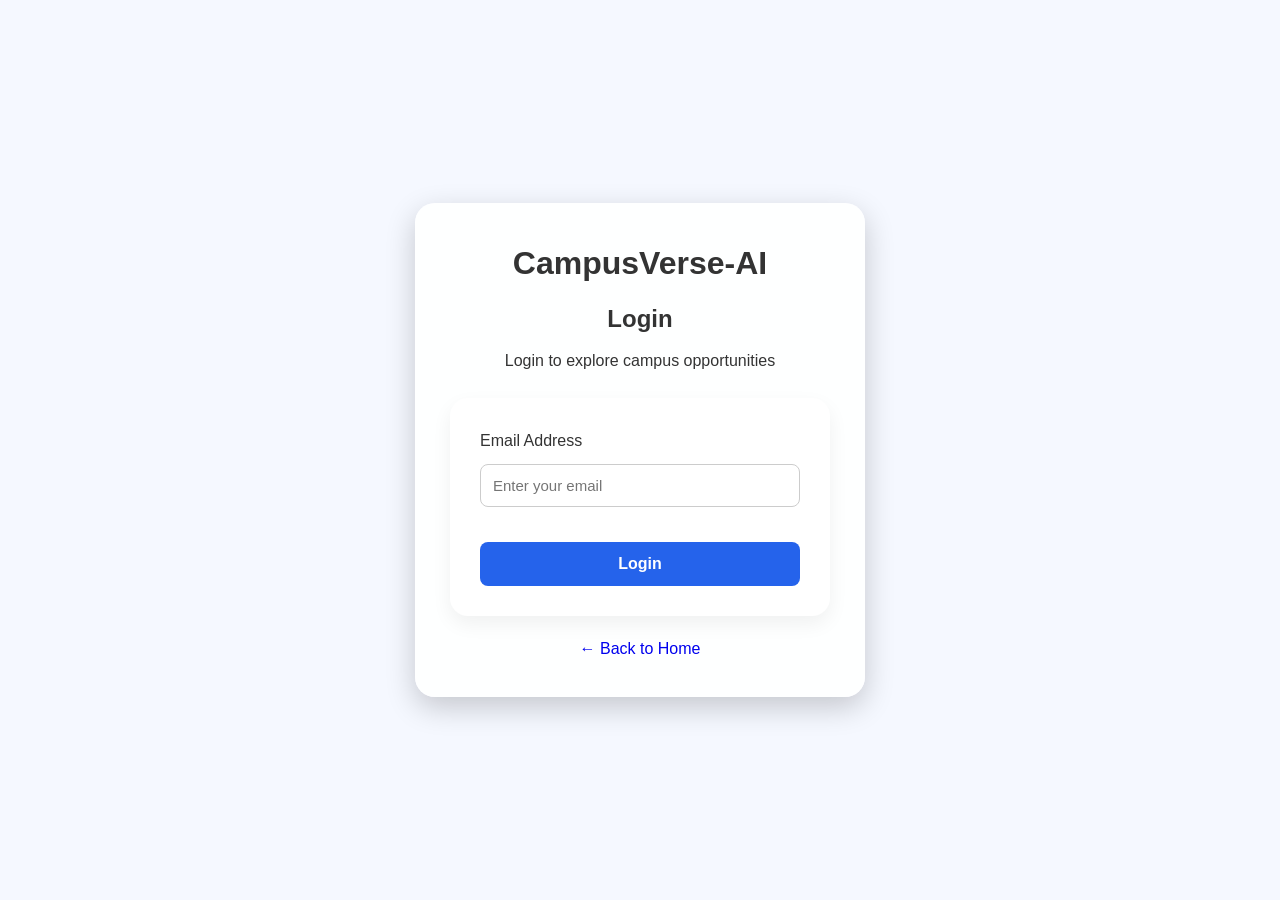
<file: login.html>
<!DOCTYPE html>
<html lang="en">
<head>
    <meta charset="UTF-8">
    <meta name="viewport" content="width=device-width, initial-scale=1.0">

    <title>Login | CampusVerse-AI</title>

    <link rel="stylesheet" href="style.css">
</head>
    
<body>

    <div class="login-container">

        <div class="login-box">

            <h1>CampusVerse-AI</h1>

            <h2>Login</h2>

            <p>Login to explore campus opportunities</p>

            <form id="loginForm">
                
                <label for="email">Email Address</label>

                <input 
                    type="email" 
                    id="email" 
                    placeholder="Enter your email"
                    required
                >

                <button type="submit">Login</button>

            </form>
            <p id="loginMessage"></p>

            <a href="index.html" class="back-home">
                ← Back to Home
            </a>

        </div>

    </div>
<script>
document.getElementById("loginForm").addEventListener("submit", function(event) {
    event.preventDefault();

    document.getElementById("loginMessage").innerHTML =
        "🎉 You have successfully logged in!";

    document.getElementById("loginMessage").style.marginTop = "20px";
    document.getElementById("loginMessage").style.fontWeight = "bold";
    document.getElementById("loginMessage").style.color = "green";
});
</script>
</body>
</html>
</file>
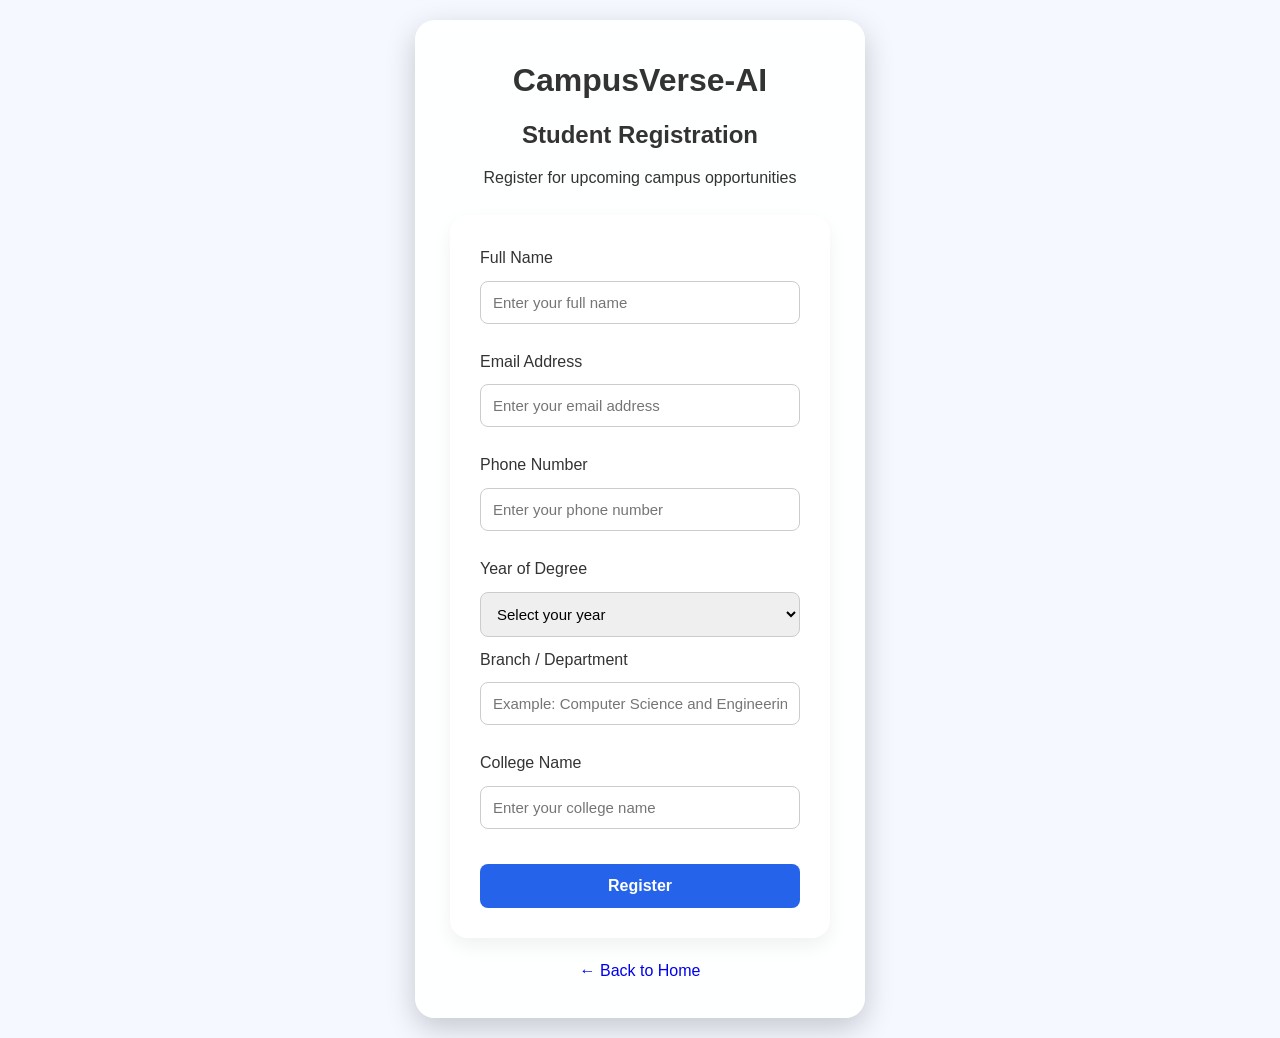
<file: register.html>
<!DOCTYPE html>
<html lang="en">
<head>
    <meta charset="UTF-8">
    <meta name="viewport" content="width=device-width, initial-scale=1.0">

    <title>Register | CampusVerse-AI</title>

    <link rel="stylesheet" href="style.css">
    <script src="script.js" defer></script>
</head>

<body>

    <div class="register-container">

        <div class="register-box">

            <h1>CampusVerse-AI</h1>

            <h2>Student Registration</h2>
            <p id="selectedEvent"></p>

            <p>Register for upcoming campus opportunities</p>

           <form id="registrationForm" onsubmit="event.preventDefault(); document.getElementById('registrationMessage').innerHTML='🎉 You have successfully registered for the event!';">

                <label for="name">Full Name</label>

                <input 
                    type="text"
                    id="name"
                    placeholder="Enter your full name"
                    required
                >

                <label for="email">Email Address</label>

                <input 
                    type="email"
                    id="email"
                    placeholder="Enter your email address"
                    required
                >

                <label for="phone">Phone Number</label>

                <input 
                    type="tel"
                    id="phone"
                    placeholder="Enter your phone number"
                    required
                >

                <label for="year">Year of Degree</label>

                <select id="year" required>
                    <option value="">Select your year</option>
                    <option value="1st Year">1st Year</option>
                    <option value="2nd Year">2nd Year</option>
                    <option value="3rd Year">3rd Year</option>
                    <option value="4th Year">4th Year</option>
                </select>

                <label for="branch">Branch / Department</label>

                <input 
                    type="text"
                    id="branch"
                    placeholder="Example: Computer Science and Engineering"
                    required
                >

                <label for="college">College Name</label>

                <input 
                    type="text"
                    id="college"
                    placeholder="Enter your college name"
                    required
                >

               <button type="submit">
    Register
</button>
            </form>

            <p id="registrationMessage"></p>

            <p id="registrationMessage"></p>

<a href="index.html" class="back-home">
    ← Back to Home
</a>


        </div>

    </div>

</body>
</html>
</file>
<file: style.css>
* {
    margin: 0;
    padding: 0;
    box-sizing: border-box;
    font-family: 'Poppins', sans-serif;
}

html {
    scroll-behavior: smooth;
}

body {
    background: #f5f8ff;
    color: #333;
    line-height: 1.6;
}

/* Navigation */
nav {
    display: flex;
    justify-content: space-between;
    align-items: center;
    background: #0f172a;
    color: white;
    padding: 18px 8%;
    position: sticky;
    top: 0;
    z-index: 1000;
    box-shadow: 0 2px 10px rgba(0,0,0,0.15);
}

.logo {
    font-size: 26px;
    font-weight: 700;
    color: #60a5fa;
}

nav ul {
    display: flex;
    list-style: none;
}

nav ul li {
    margin-left: 20px;
}

nav ul li a {
    color: white;
    text-decoration: none;
    font-size: 15px;
    transition: 0.3s;
}

nav ul li a:hover {
    color: #60a5fa;
}

/* Hero Section */
.hero {
    text-align: center;
    padding: 90px 20px;
    background: linear-gradient(135deg, #2563eb, #7c3aed);
    color: white;
}

.hero h1 {
    font-size: 52px;
}

.hero h2 {
    margin-top: 10px;
    font-weight: 500;
}

.hero p {
    max-width: 700px;
    margin: 20px auto;
}

.search-box {
    margin-top: 30px;
    display: flex;
    justify-content: center;
    align-items: center;
    gap: 10px;
    flex-wrap: wrap;
}

.search-box input {
    width: 320px;
    padding: 14px;
    border: none;
    border-radius: 10px;
    font-size: 16px;
    outline: none;
}

.search-box button {
    padding: 14px 25px;
    border: none;
    border-radius: 10px;
    background: #111827;
    color: white;
    font-weight: 600;
    cursor: pointer;
    transition: 0.3s;
}

.search-box button:hover {
    background: #000;
}

#message {
    margin-top: 20px;
    font-size: 18px;
    font-weight: 500;
}

/* Sections */
section {
    padding: 70px 8%;
}

section h2 {
    text-align: center;
    margin-bottom: 25px;
    font-size: 34px;
    color: #1e3a8a;
}

#about p {
    max-width: 800px;
    margin: 0 auto;
    text-align: center;
    font-size: 18px;
}

/* Cards */
.cards {
    display: grid;
    grid-template-columns: repeat(auto-fit, minmax(260px, 1fr));
    gap: 25px;
    margin-top: 30px;
}

.card {
    background: white;
    padding: 25px;
    border-radius: 18px;
    box-shadow: 0 8px 20px rgba(0,0,0,0.06);
    transition: 0.3s;
    display: flex;
    flex-direction: column;
    justify-content: space-between;
}

.card:hover {
    transform: translateY(-8px);
    box-shadow: 0 12px 25px rgba(0,0,0,0.1);
}

.card h3 {
    color: #2563eb;
    margin-bottom: 12px;
}

.main-navigator-card {
    max-width: 600px;
    margin: 0 auto;
    text-align: center;
}

.event-btn {
    margin-top: 15px;
    padding: 10px;
    border: none;
    background: #2563eb;
    color: white;
    border-radius: 8px;
    cursor: pointer;
    font-size: 14px;
    transition: 0.3s;
}

.event-btn:hover {
    background: #1d4ed8;
}

/* Assistant */
#assistant {
    text-align: center;
    background: #eef2ff;
    border-radius: 20px;
    margin: 40px 8%;
}

.assistant-box {
    display: flex;
    justify-content: center;
    gap: 10px;
    flex-wrap: wrap;
}

#assistant input {
    width: 340px;
    padding: 14px;
    border-radius: 10px;
    border: 1px solid #ccc;
    font-size: 15px;
    outline: none;
}

#assistant button {
    padding: 14px 24px;
    border: none;
    background: #2563eb;
    color: white;
    border-radius: 10px;
    cursor: pointer;
    font-weight: 600;
    transition: 0.3s;
}

#assistant button:hover {
    background: #1d4ed8;
}

.answer-box {
    margin-top: 20px;
    font-size: 16px;
    line-height: 1.8;
}

/* Forms */
form {
    max-width: 600px;
    margin: auto;
    background: white;
    padding: 30px;
    border-radius: 18px;
    box-shadow: 0 8px 20px rgba(0,0,0,0.06);
}

form input,
form textarea {
    width: 100%;
    padding: 14px;
    margin-bottom: 15px;
    border-radius: 10px;
    border: 1px solid #ccc;
    font-size: 15px;
    outline: none;
}

form textarea {
    height: 120px;
    resize: vertical;
}

form button {
    width: 100%;
    padding: 15px;
    border: none;
    background: #2563eb;
    color: white;
    border-radius: 10px;
    cursor: pointer;
    font-size: 16px;
    font-weight: 600;
    transition: 0.3s;
}

form button:hover {
    background: #1d4ed8;
}

.form-feedback {
    text-align: center;
    margin-top: 15px;
    font-weight: 500;
}

/* Contact */
#contact {
    text-align: center;
    line-height: 2;
}

/* Footer */
footer {
    background: #0f172a;
    color: white;
    text-align: center;
    padding: 25px;
}

/* Responsive */
@media(max-width: 768px) {
    nav {
        flex-direction: column;
        padding: 15px;
    }

    nav ul {
        flex-wrap: wrap;
        justify-content: center;
        margin-top: 15px;
        gap: 10px;
    }

    nav ul li {
        margin-left: 0;
    }

    .hero h1 {
        font-size: 36px;
    }

    .search-box input,
    #assistant input {
        width: 100%;
    }

    .search-box button,
    #assistant button {
        width: 100%;
    }

    section {
        padding: 50px 5%;
    }
}

/* Background image for Lost & Maintenance */

#lost-found,
#maintenance {
    position: relative;
    overflow: hidden;
}

#lost-found .section-bg,
#maintenance .section-bg {
    position: absolute;
    top: 0;
    left: 0;
    width: 100%;
    height: 100%;
    background: url("jgi.png") center center/cover no-repeat;
    opacity: 0.08;
    filter: blur(2px);
    z-index: 0;
}

#lost-found h2,
#maintenance h2,
#lostFoundForm,
#maintenanceForm,
#lostMessage,
#maintMessage {
    position: relative;
    z-index: 1;
}
/* ================================
   LOGIN AND REGISTER PAGES
================================ */

.login-container,
.register-container {
    min-height: 100vh;
    display: flex;
    justify-content: center;
    align-items: center;
    padding: 20px;
}

.login-box,
.register-box {
    width: 100%;
    max-width: 450px;
    padding: 35px;
    border-radius: 20px;
    text-align: center;
    background: rgba(255, 255, 255, 0.95);
    box-shadow: 0 10px 30px rgba(0, 0, 0, 0.2);
}

.login-box h1,
.register-box h1 {
    margin-bottom: 10px;
}

.login-box h2,
.register-box h2 {
    margin-bottom: 10px;
}

.login-box form,
.register-box form {
    display: flex;
    flex-direction: column;
    text-align: left;
    gap: 10px;
    margin-top: 25px;
}

.login-box input,
.register-box input,
.register-box select {
    padding: 12px;
    border: 1px solid #ccc;
    border-radius: 8px;
    font-size: 15px;
}

.login-box button,
.register-box button {
    padding: 13px;
    border: none;
    border-radius: 8px;
    cursor: pointer;
    font-size: 16px;
    font-weight: bold;
    margin-top: 10px;
}

.register-text,
.login-text {
    margin-top: 20px;
}

.register-text a,
.login-text a {
    font-weight: bold;
    text-decoration: none;
}

.back-home {
    display: inline-block;
    margin-top: 20px;
    text-decoration: none;
}
/* Login Link */
nav ul li:last-child a {
    background: #6c63ff;
    color: white;
    padding: 10px 18px;
    border-radius: 20px;
    font-weight: 600;
}

nav ul li:last-child a:hover {
    background: #5548d9;
}
</file>
